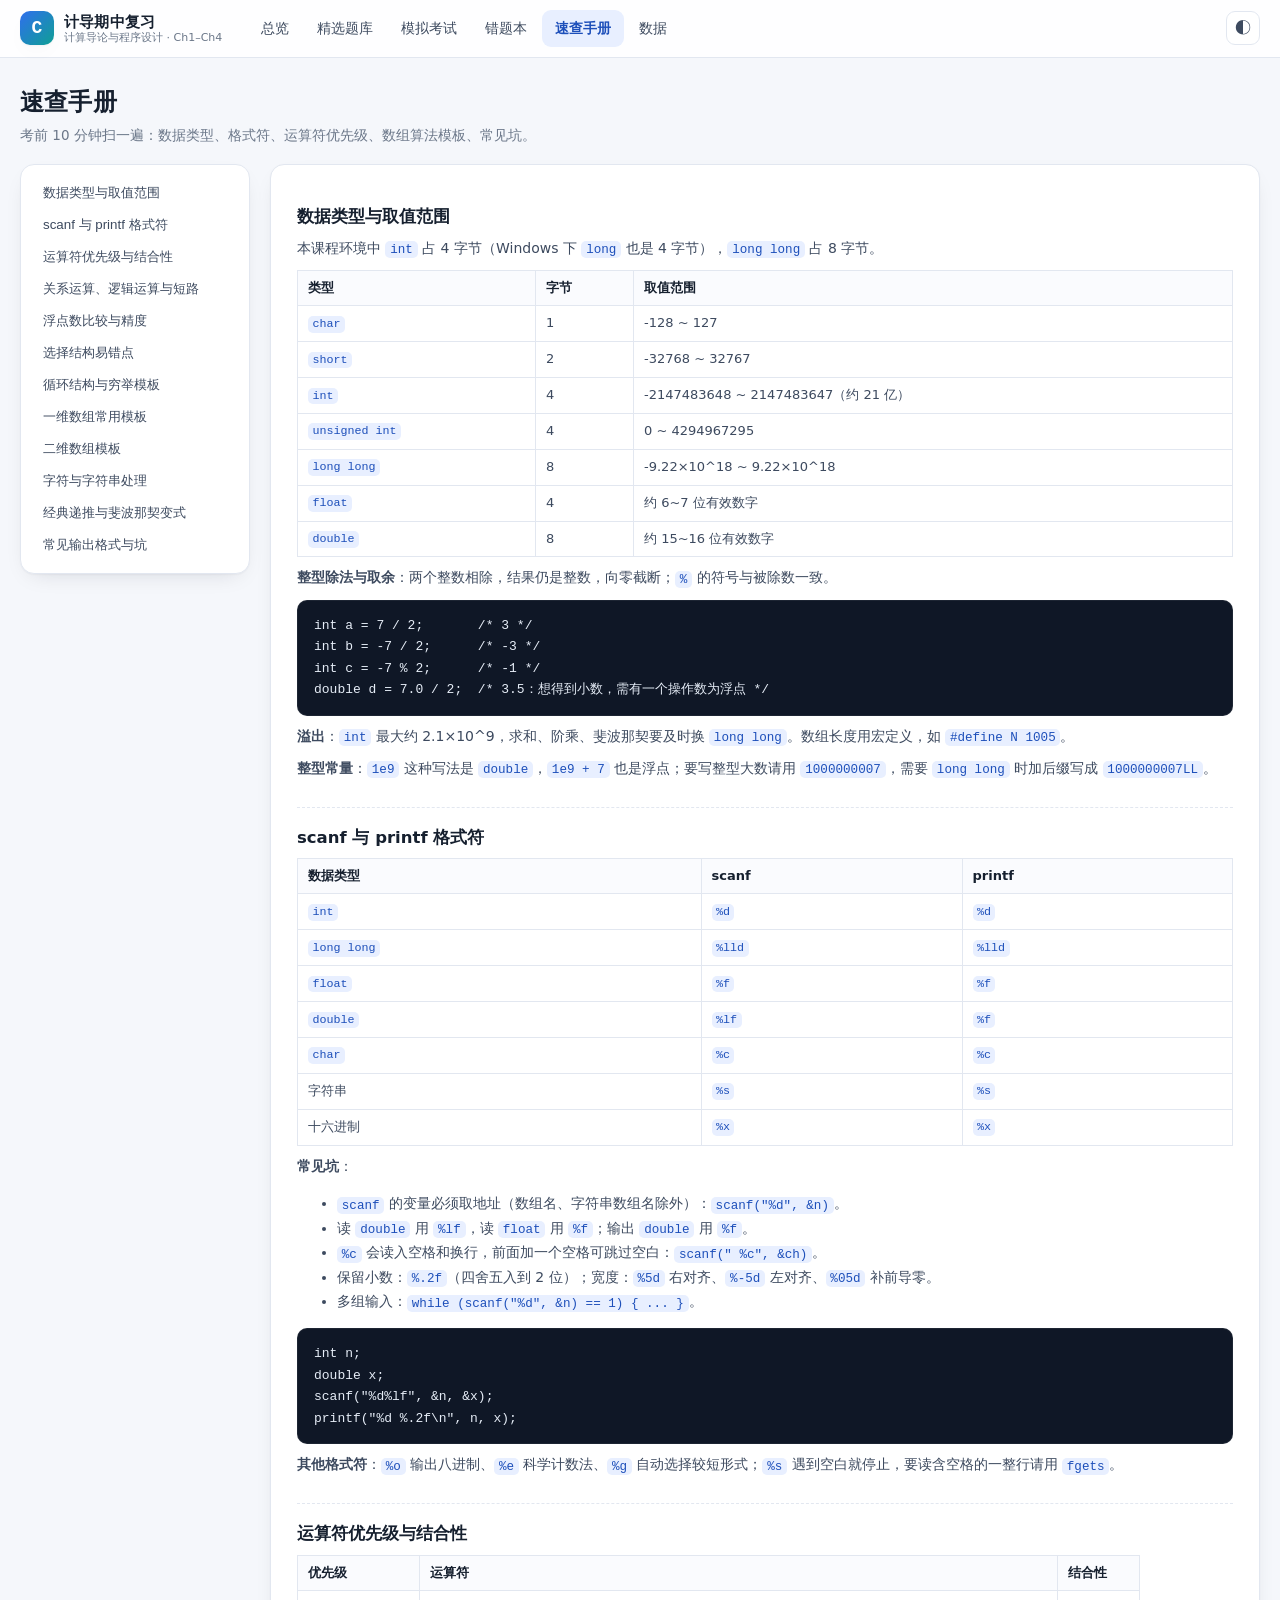
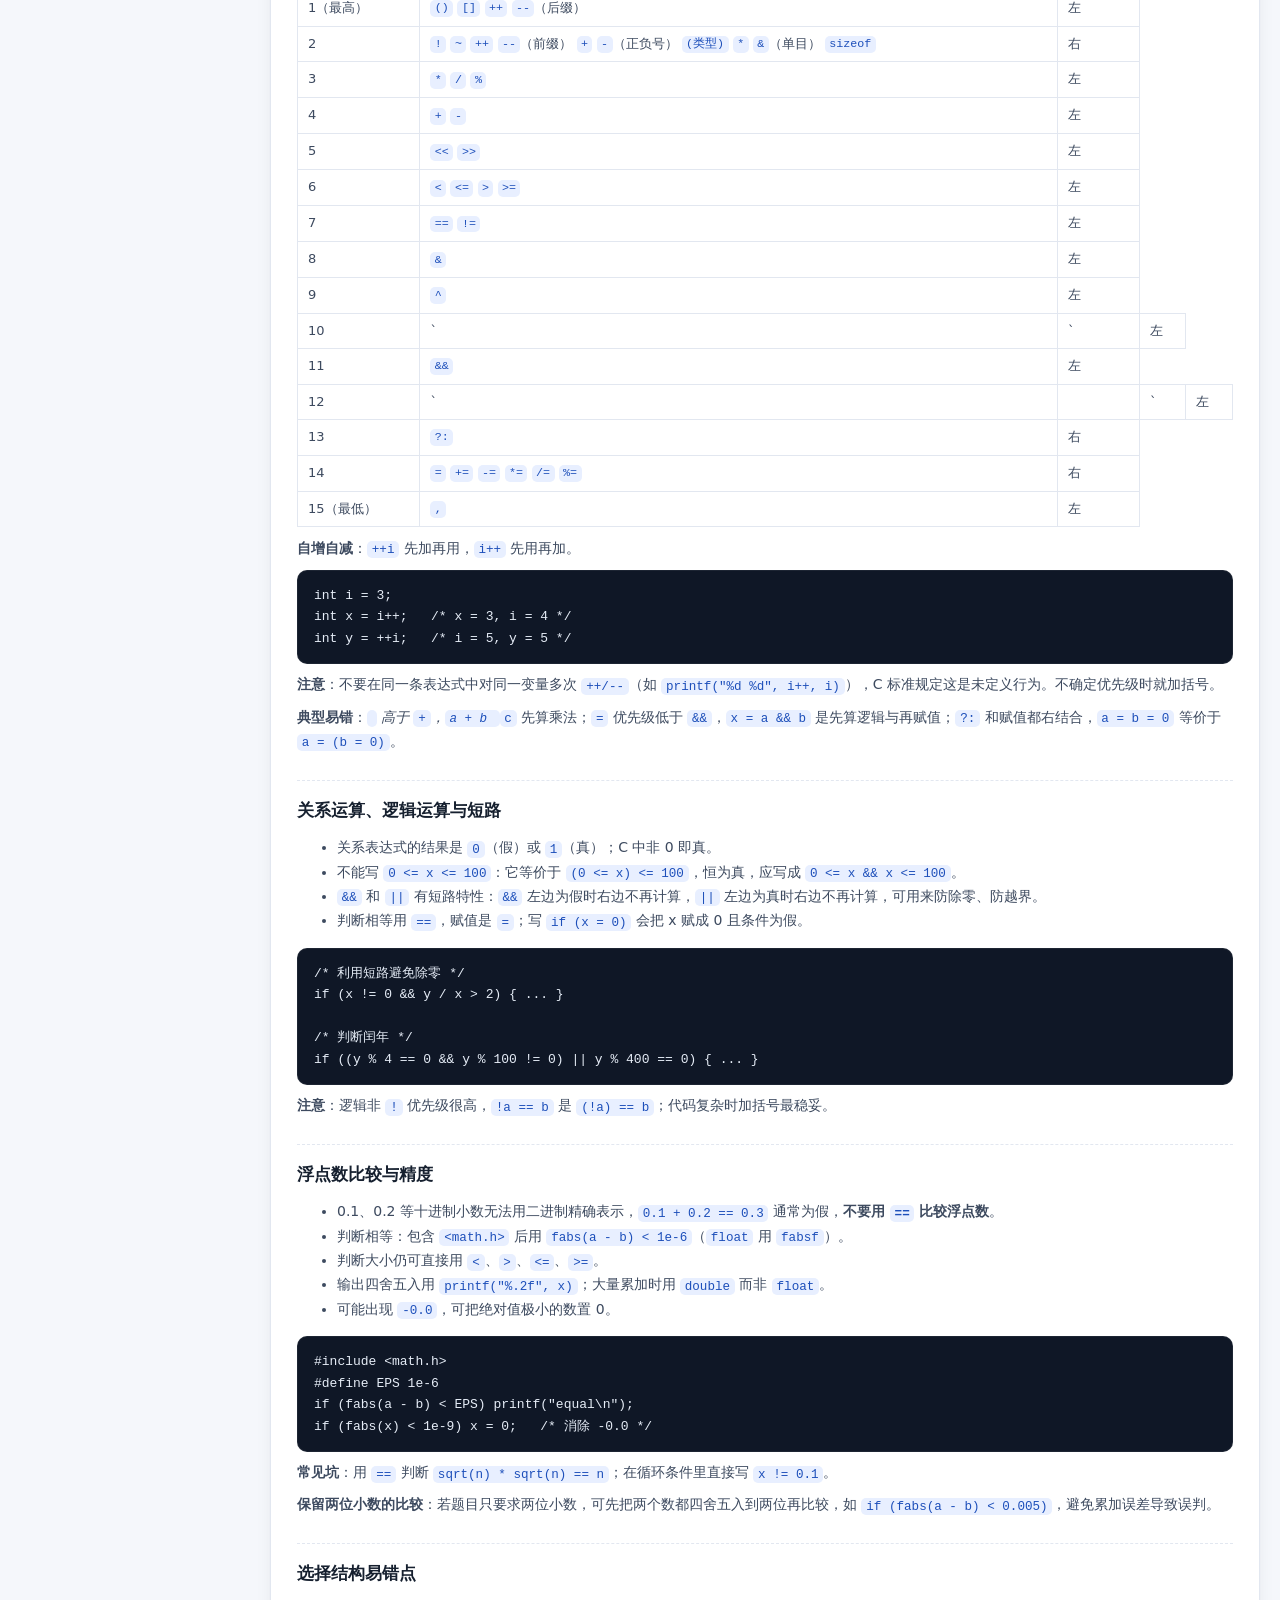
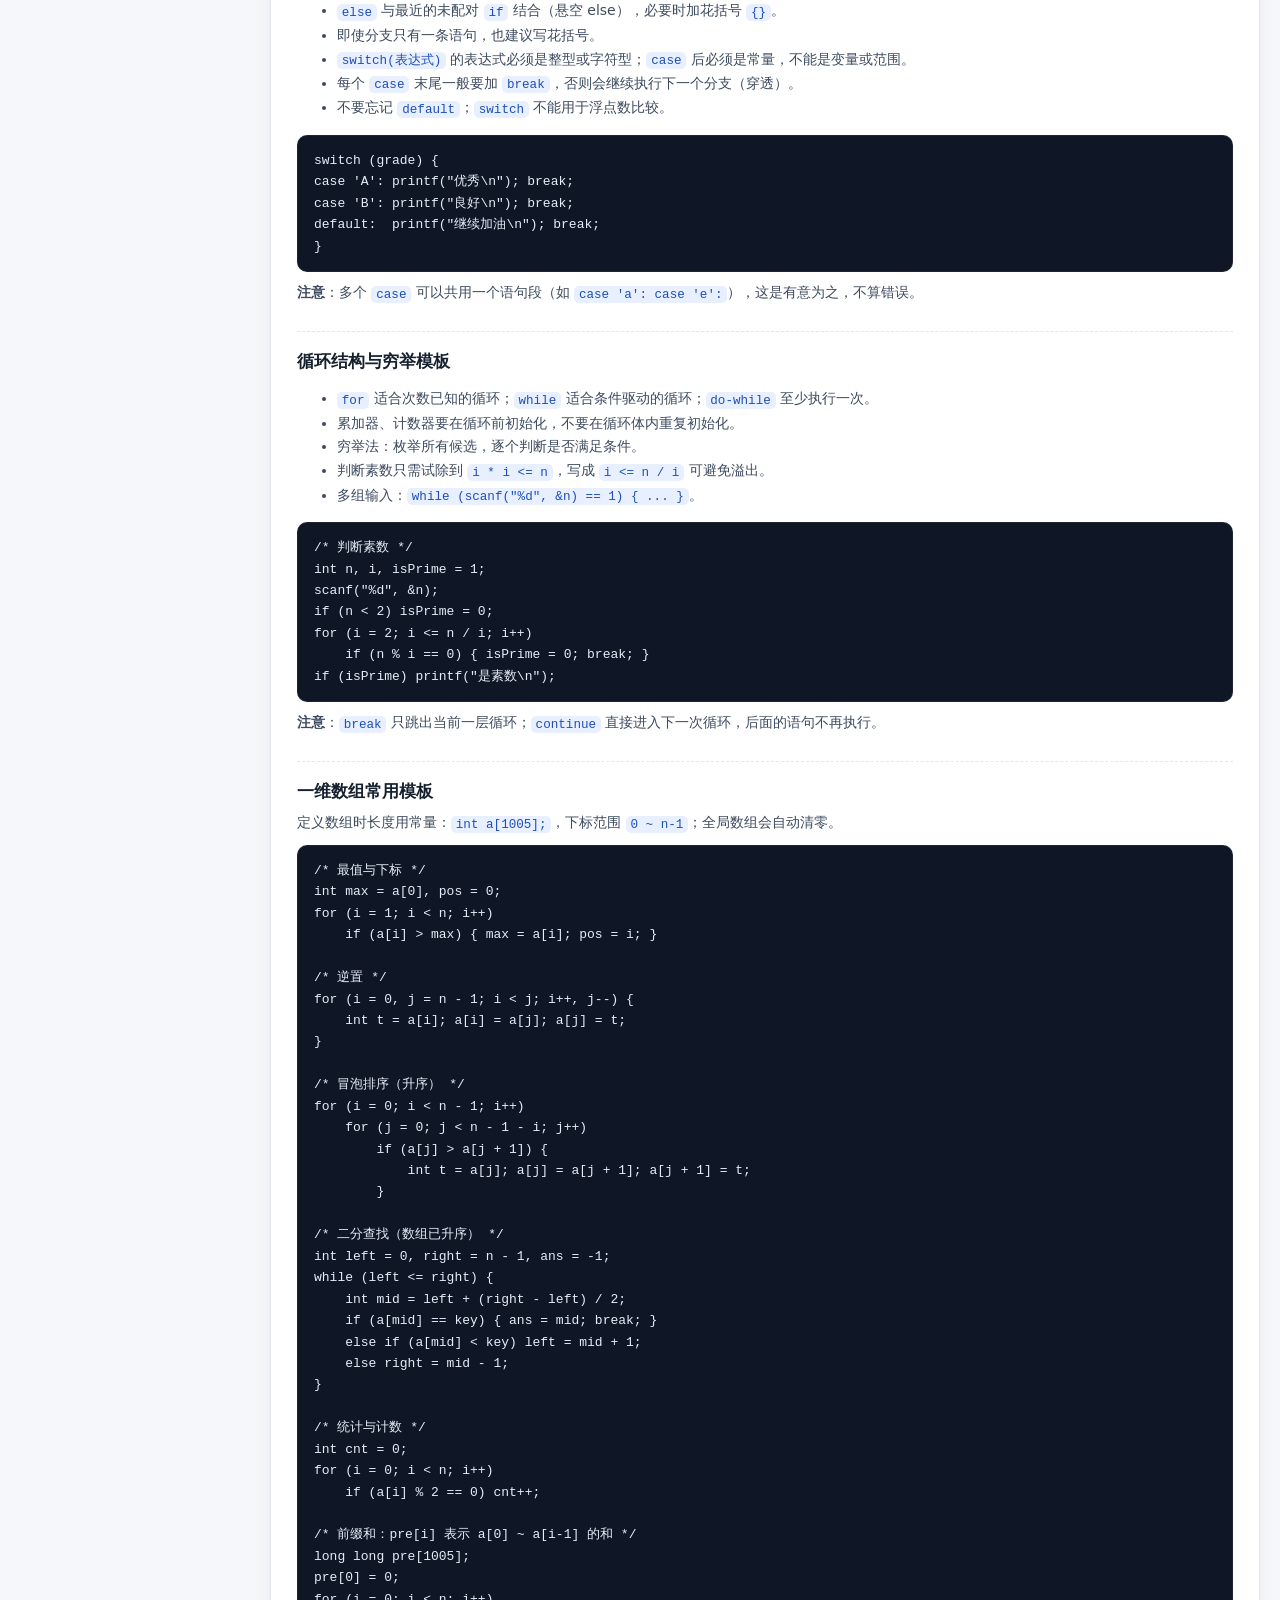
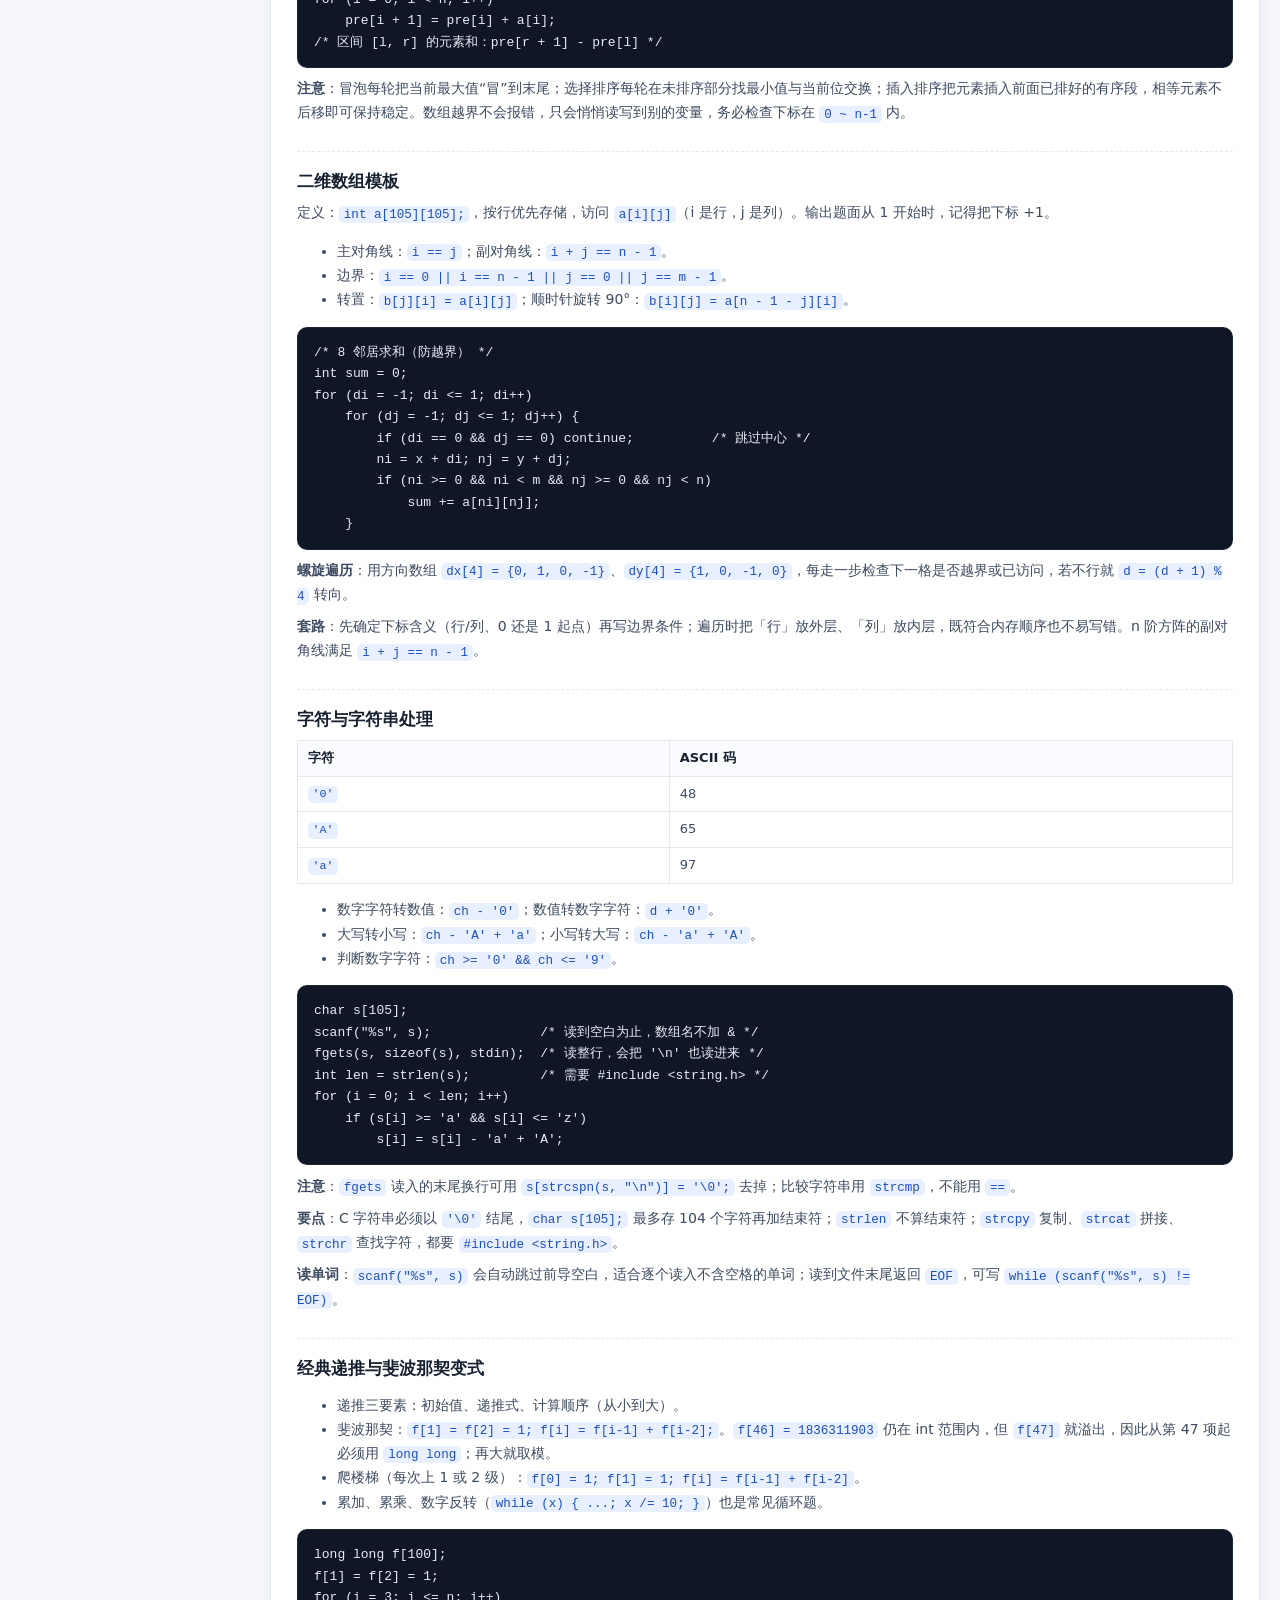
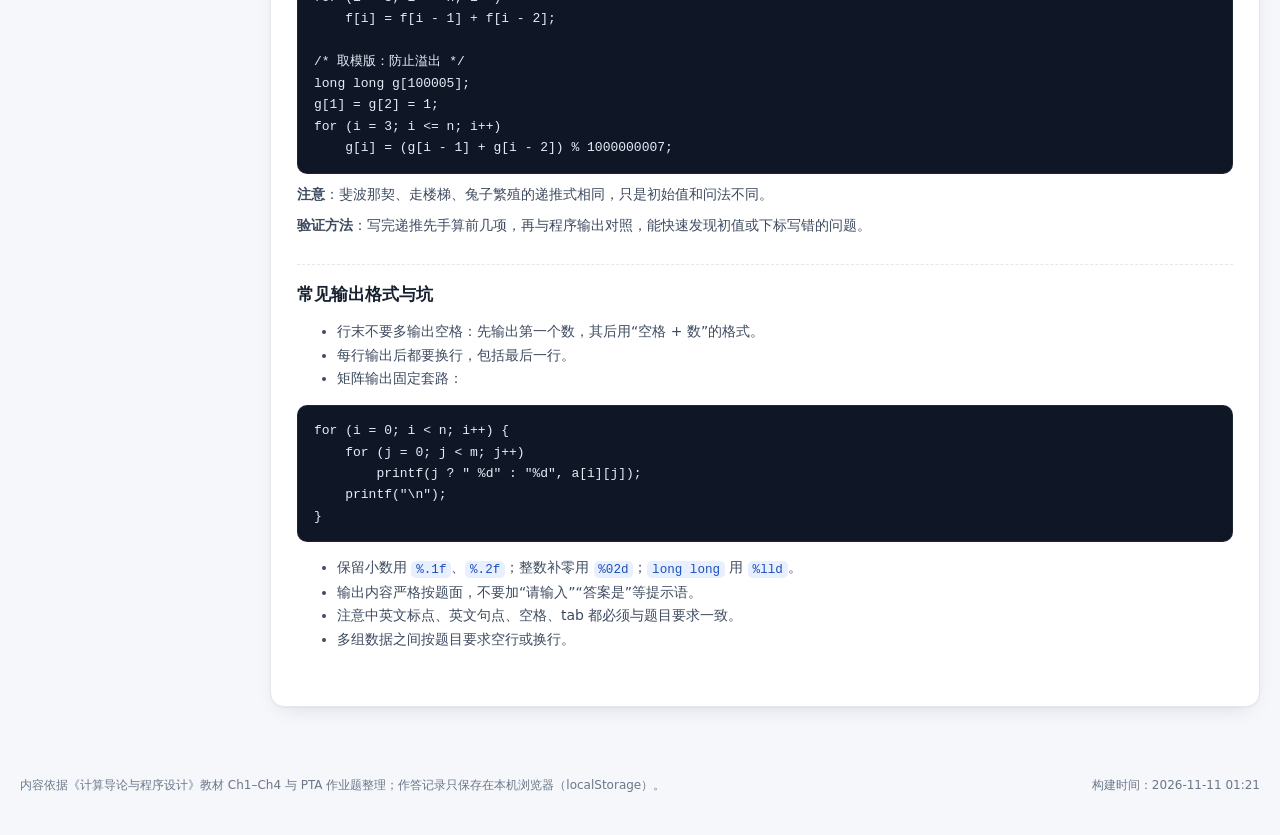
<file: cheatsheet.html>
<!doctype html><html lang="zh-CN"><meta charset="utf-8"><title>正在打开复习页面</title><script>var q=new URLSearchParams(location.search);var r='cheatsheet';if(r==='library'&&q.get('cat'))r+='/'+encodeURIComponent(q.get('cat'));location.replace('index.html#/'+r);</script><a href="index.html#/cheatsheet">打开复习页面</a></html>
</file>
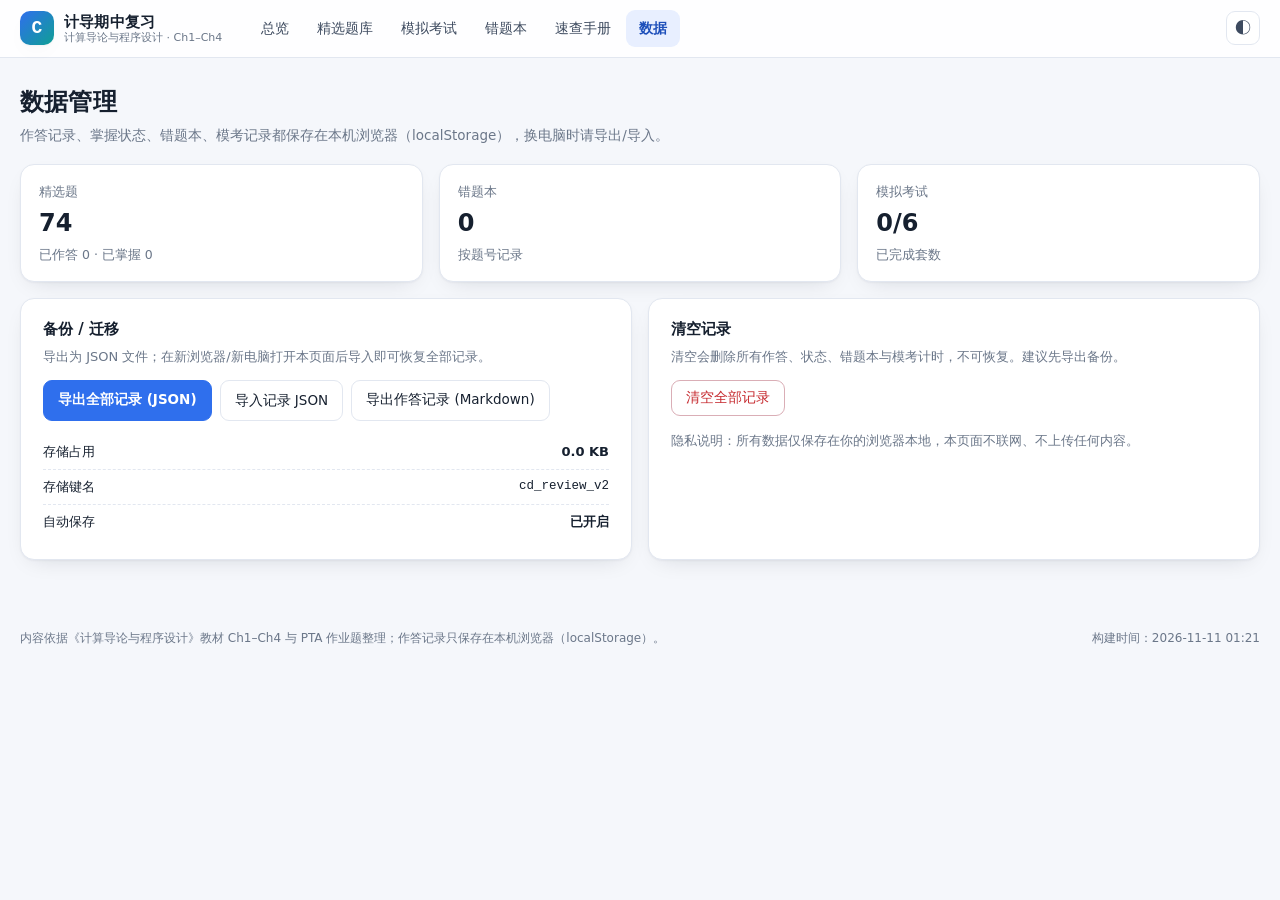
<file: data.html>
<!doctype html><html lang="zh-CN"><meta charset="utf-8"><title>正在打开复习页面</title><script>var q=new URLSearchParams(location.search);var r='data';if(r==='library'&&q.get('cat'))r+='/'+encodeURIComponent(q.get('cat'));location.replace('index.html#/'+r);</script><a href="index.html#/data">打开复习页面</a></html>
</file>
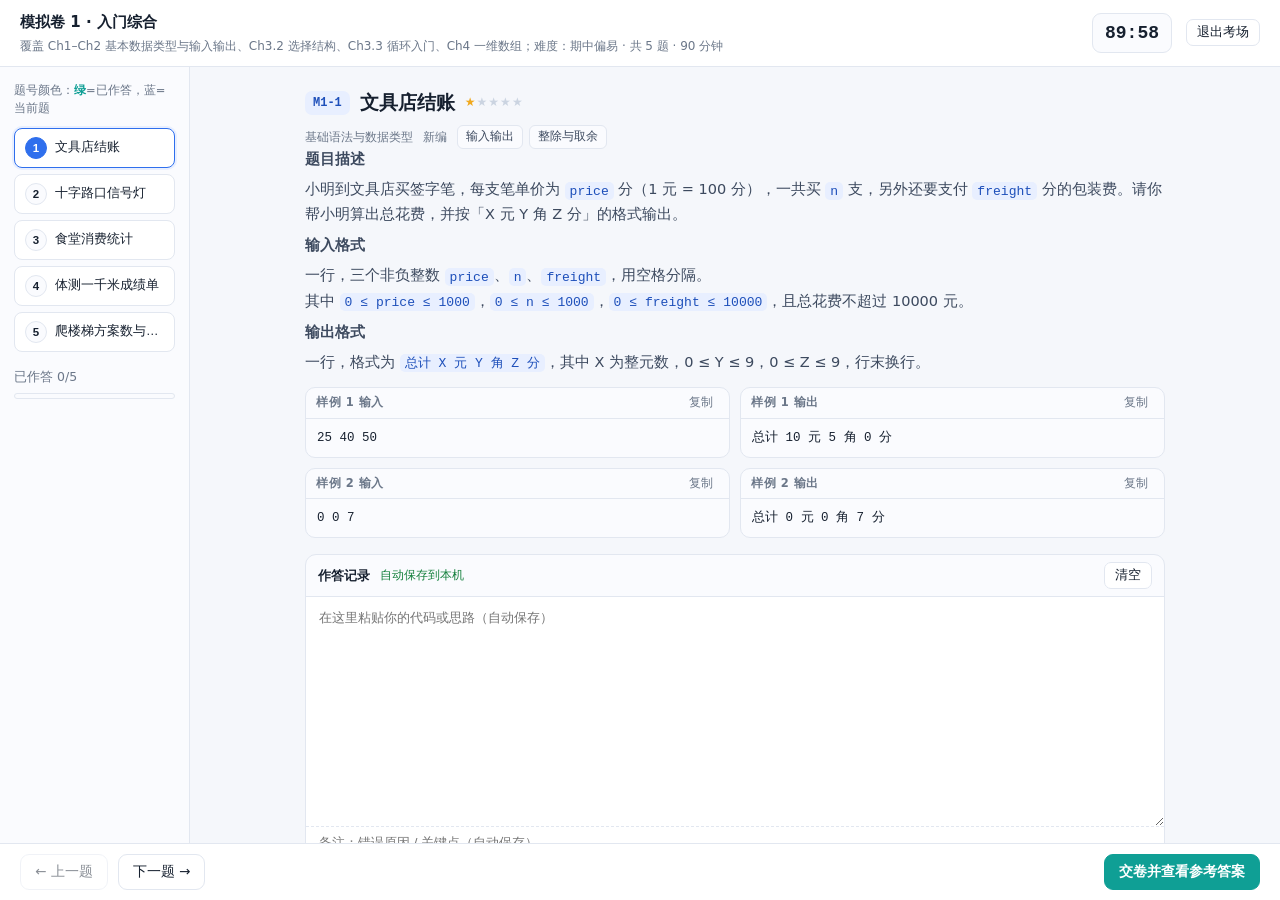
<file: exam-m1.html>
<!doctype html><html lang="zh-CN"><meta charset="utf-8"><title>正在打开复习页面</title><script>var q=new URLSearchParams(location.search);var r='exam/M1';if(r==='library'&&q.get('cat'))r+='/'+encodeURIComponent(q.get('cat'));location.replace('index.html#/'+r);</script><a href="index.html#/exam/M1">打开复习页面</a></html>
</file>
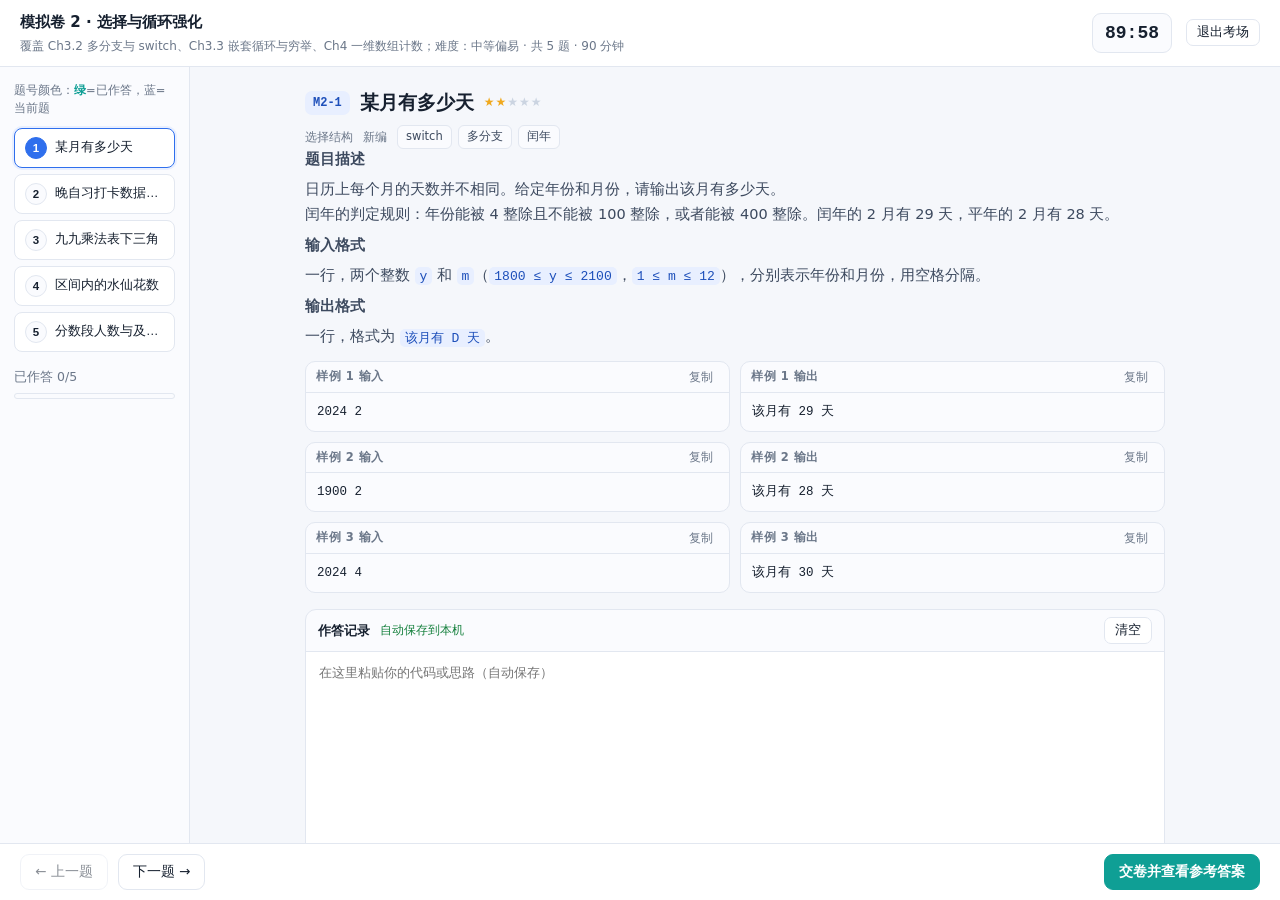
<file: exam-m2.html>
<!doctype html><html lang="zh-CN"><meta charset="utf-8"><title>正在打开复习页面</title><script>var q=new URLSearchParams(location.search);var r='exam/M2';if(r==='library'&&q.get('cat'))r+='/'+encodeURIComponent(q.get('cat'));location.replace('index.html#/'+r);</script><a href="index.html#/exam/M2">打开复习页面</a></html>
</file>
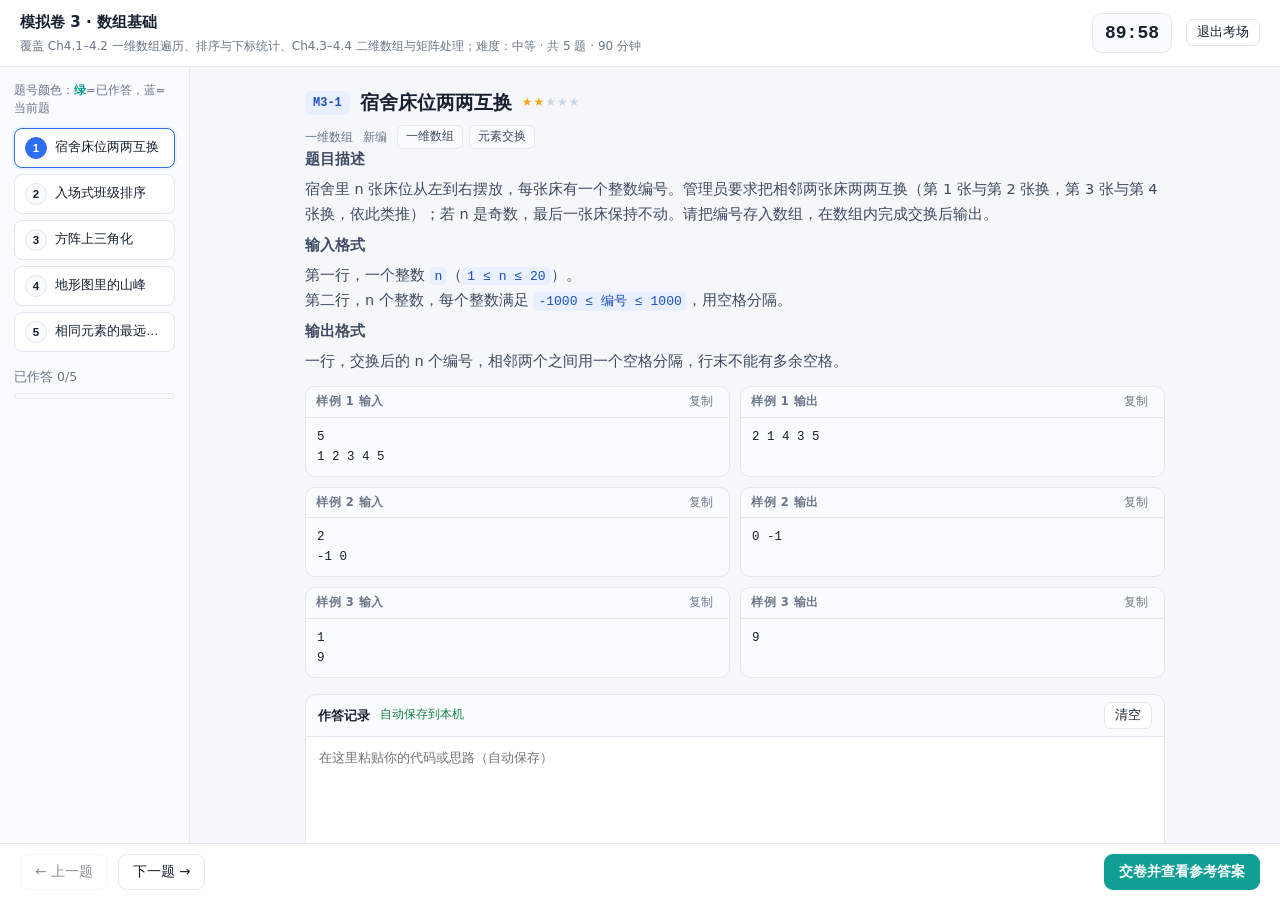
<file: exam-m3.html>
<!doctype html><html lang="zh-CN"><meta charset="utf-8"><title>正在打开复习页面</title><script>var q=new URLSearchParams(location.search);var r='exam/M3';if(r==='library'&&q.get('cat'))r+='/'+encodeURIComponent(q.get('cat'));location.replace('index.html#/'+r);</script><a href="index.html#/exam/M3">打开复习页面</a></html>
</file>
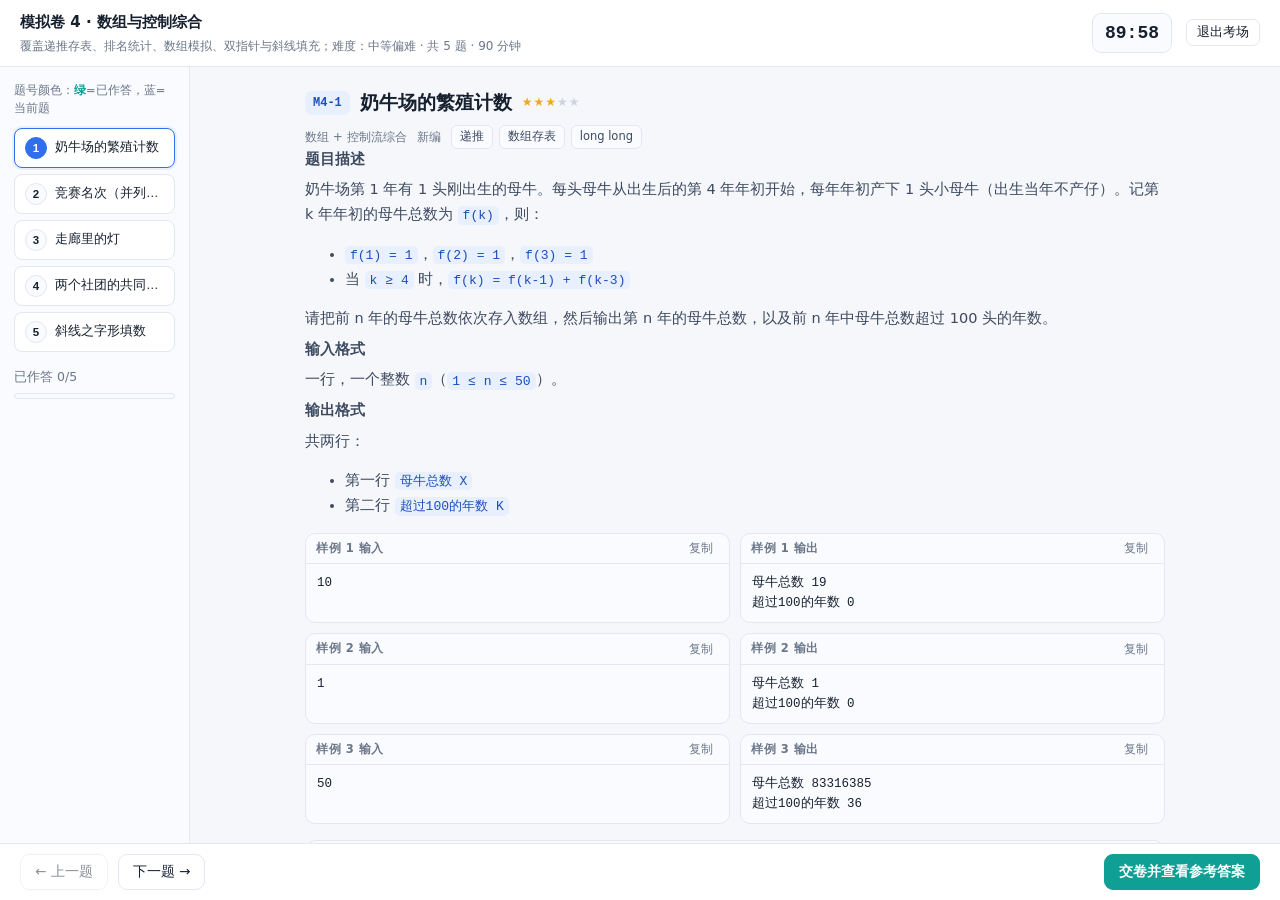
<file: exam-m4.html>
<!doctype html><html lang="zh-CN"><meta charset="utf-8"><title>正在打开复习页面</title><script>var q=new URLSearchParams(location.search);var r='exam/M4';if(r==='library'&&q.get('cat'))r+='/'+encodeURIComponent(q.get('cat'));location.replace('index.html#/'+r);</script><a href="index.html#/exam/M4">打开复习页面</a></html>
</file>
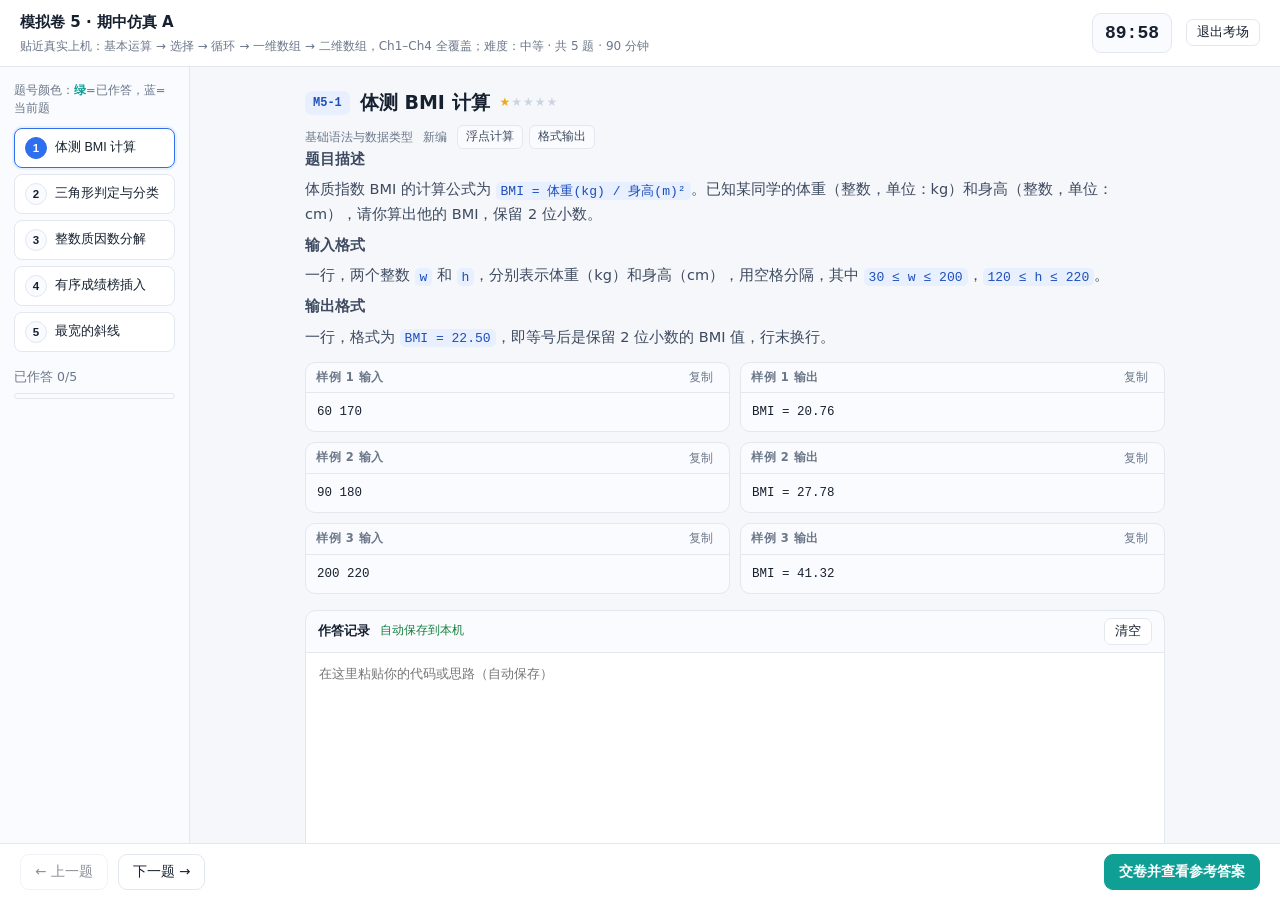
<file: exam-m5.html>
<!doctype html><html lang="zh-CN"><meta charset="utf-8"><title>正在打开复习页面</title><script>var q=new URLSearchParams(location.search);var r='exam/M5';if(r==='library'&&q.get('cat'))r+='/'+encodeURIComponent(q.get('cat'));location.replace('index.html#/'+r);</script><a href="index.html#/exam/M5">打开复习页面</a></html>
</file>
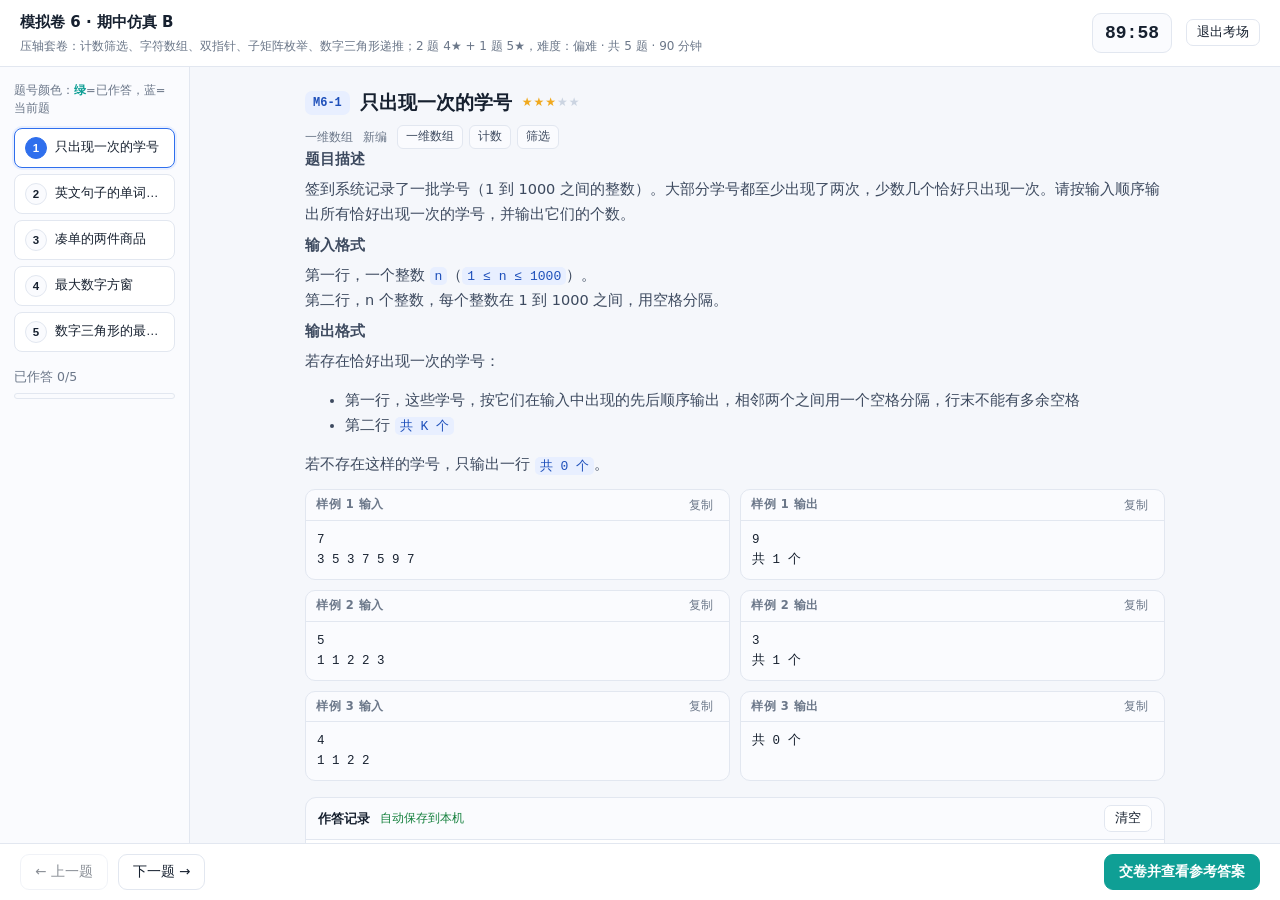
<file: exam-m6.html>
<!doctype html><html lang="zh-CN"><meta charset="utf-8"><title>正在打开复习页面</title><script>var q=new URLSearchParams(location.search);var r='exam/M6';if(r==='library'&&q.get('cat'))r+='/'+encodeURIComponent(q.get('cat'));location.replace('index.html#/'+r);</script><a href="index.html#/exam/M6">打开复习页面</a></html>
</file>
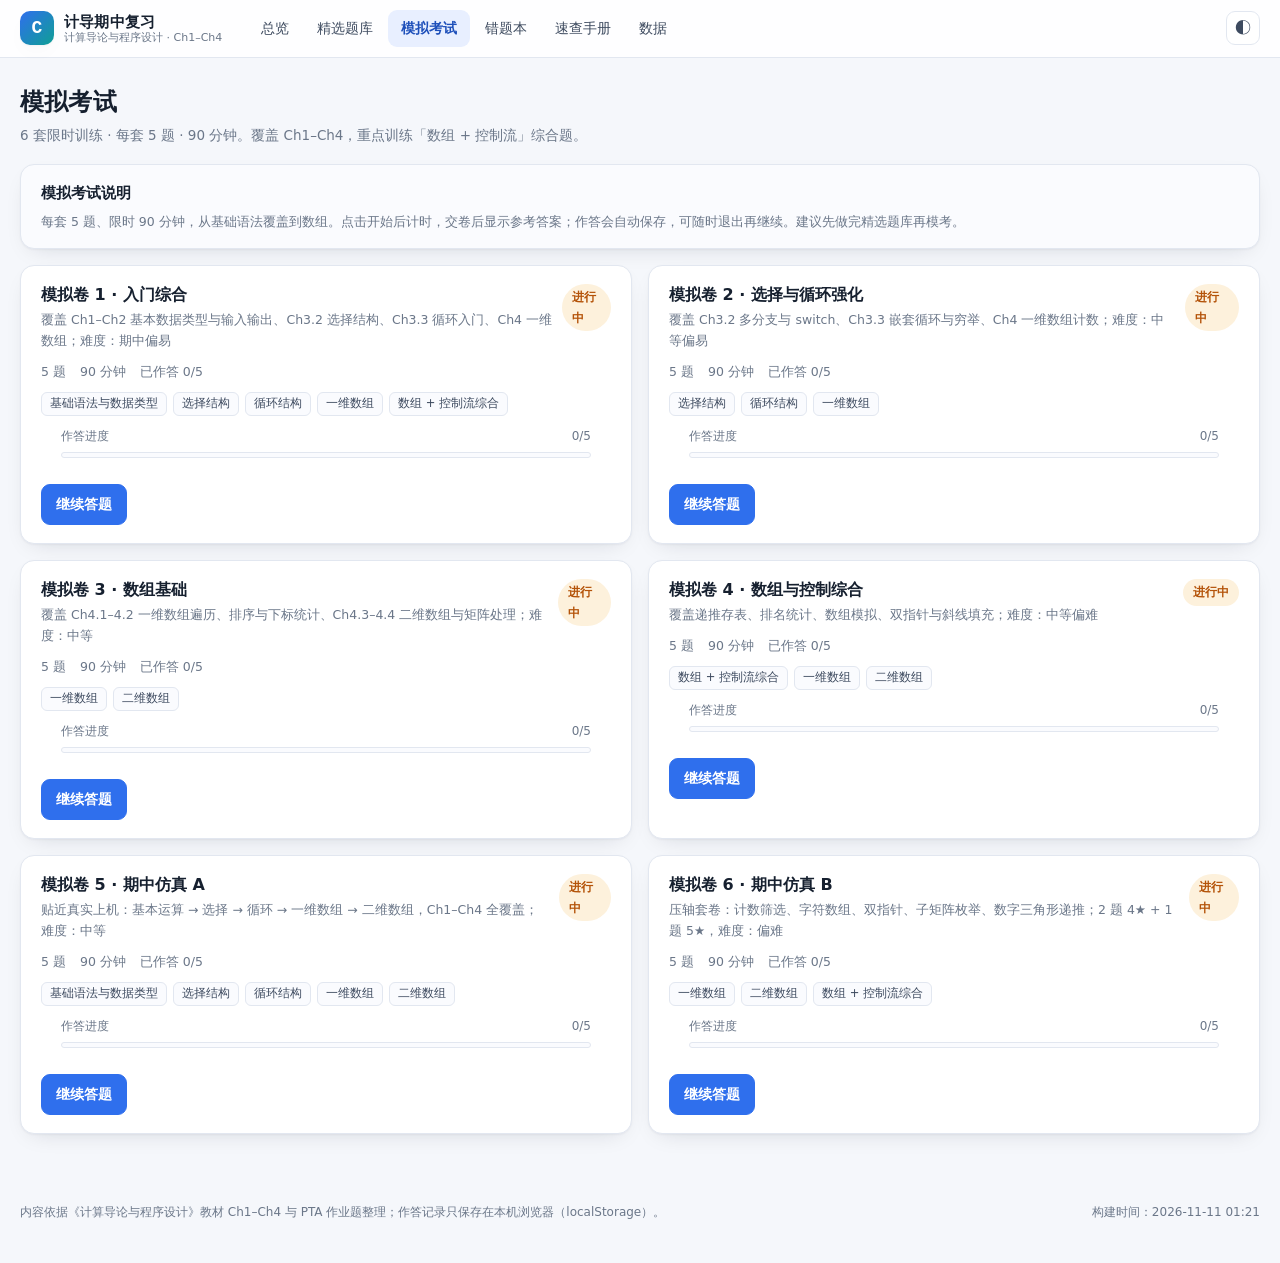
<file: exams.html>
<!doctype html><html lang="zh-CN"><meta charset="utf-8"><title>正在打开复习页面</title><script>var q=new URLSearchParams(location.search);var r='exams';if(r==='library'&&q.get('cat'))r+='/'+encodeURIComponent(q.get('cat'));location.replace('index.html#/'+r);</script><a href="index.html#/exams">打开复习页面</a></html>
</file>
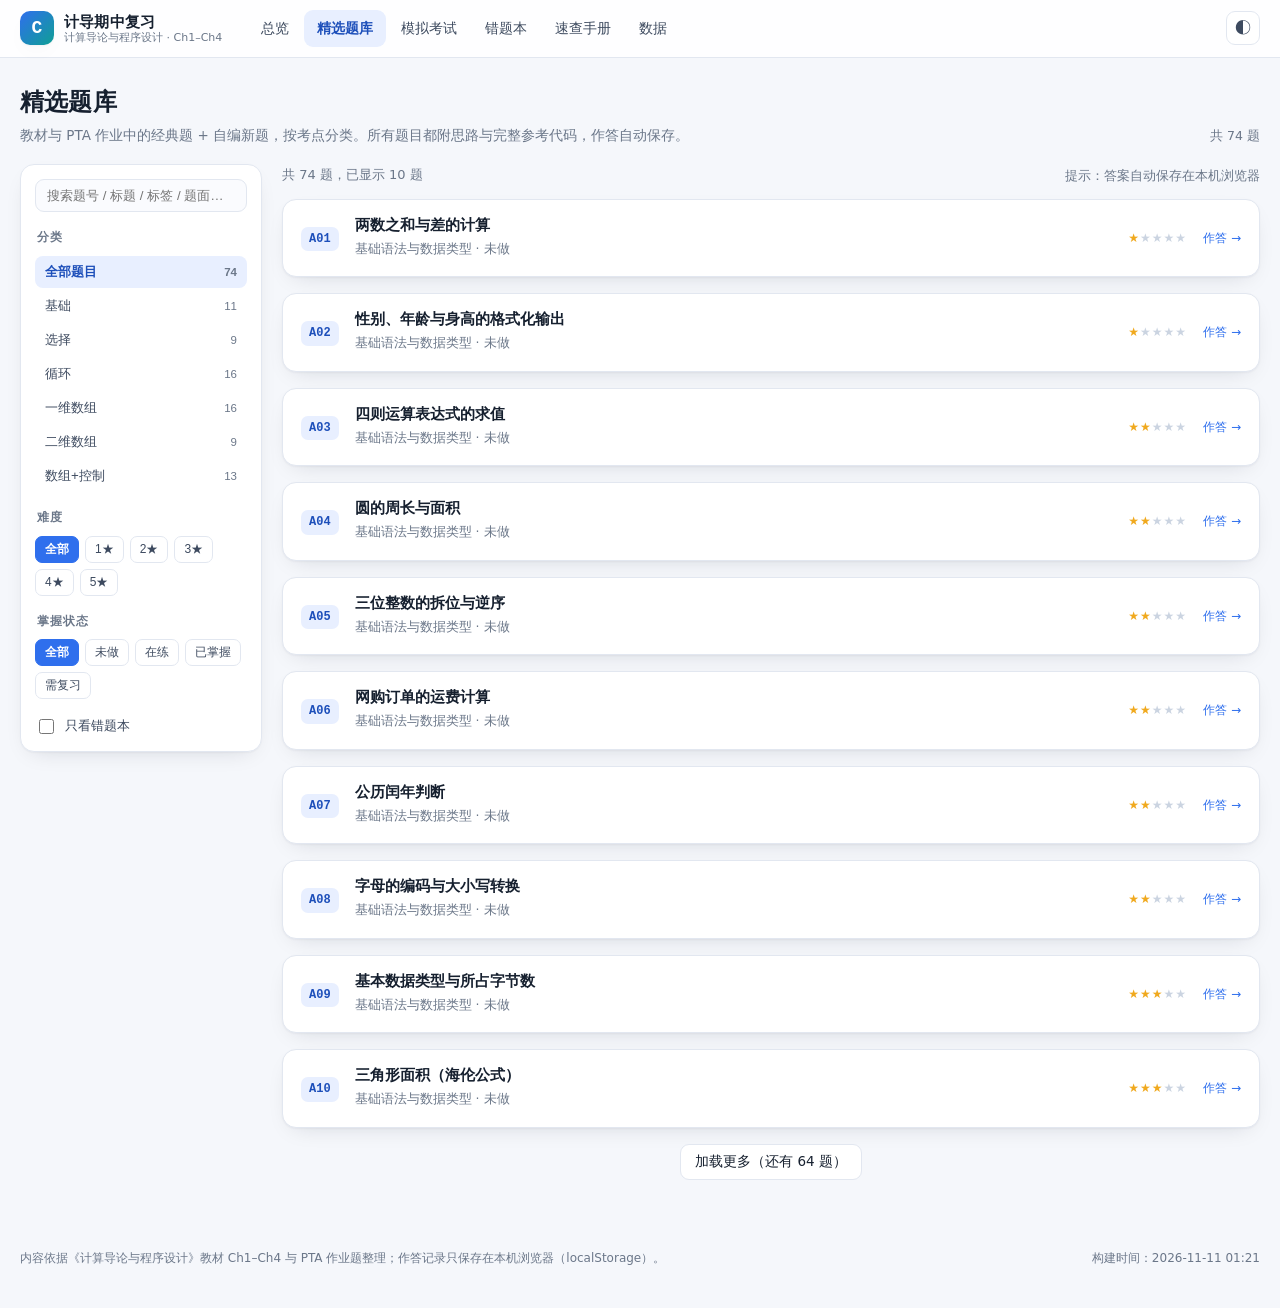
<file: library.html>
<!doctype html><html lang="zh-CN"><meta charset="utf-8"><title>正在打开复习页面</title><script>var q=new URLSearchParams(location.search);var r='library';if(r==='library'&&q.get('cat'))r+='/'+encodeURIComponent(q.get('cat'));location.replace('index.html#/'+r);</script><a href="index.html#/library">打开复习页面</a></html>
</file>
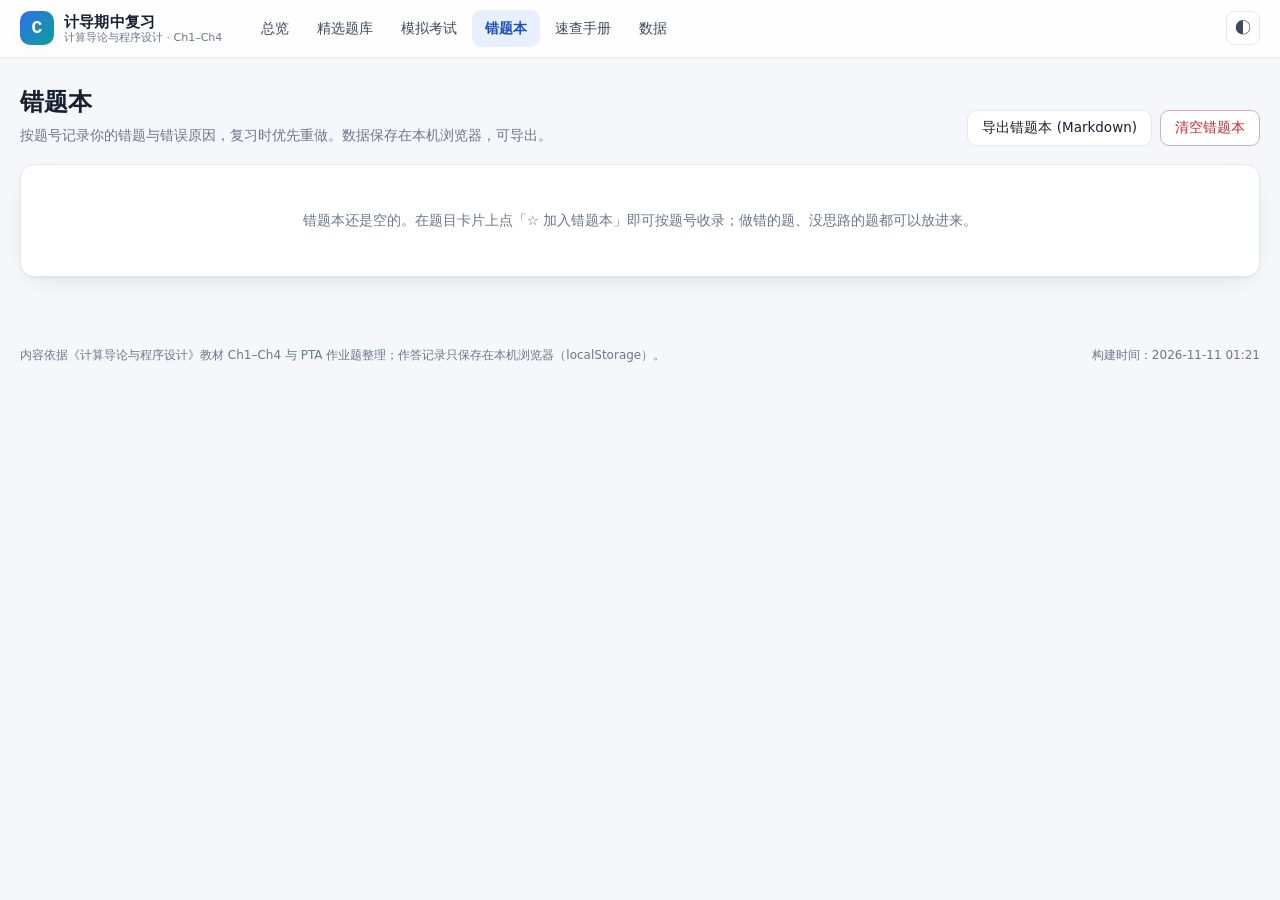
<file: wrong.html>
<!doctype html><html lang="zh-CN"><meta charset="utf-8"><title>正在打开复习页面</title><script>var q=new URLSearchParams(location.search);var r='wrong';if(r==='library'&&q.get('cat'))r+='/'+encodeURIComponent(q.get('cat'));location.replace('index.html#/'+r);</script><a href="index.html#/wrong">打开复习页面</a></html>
</file>
